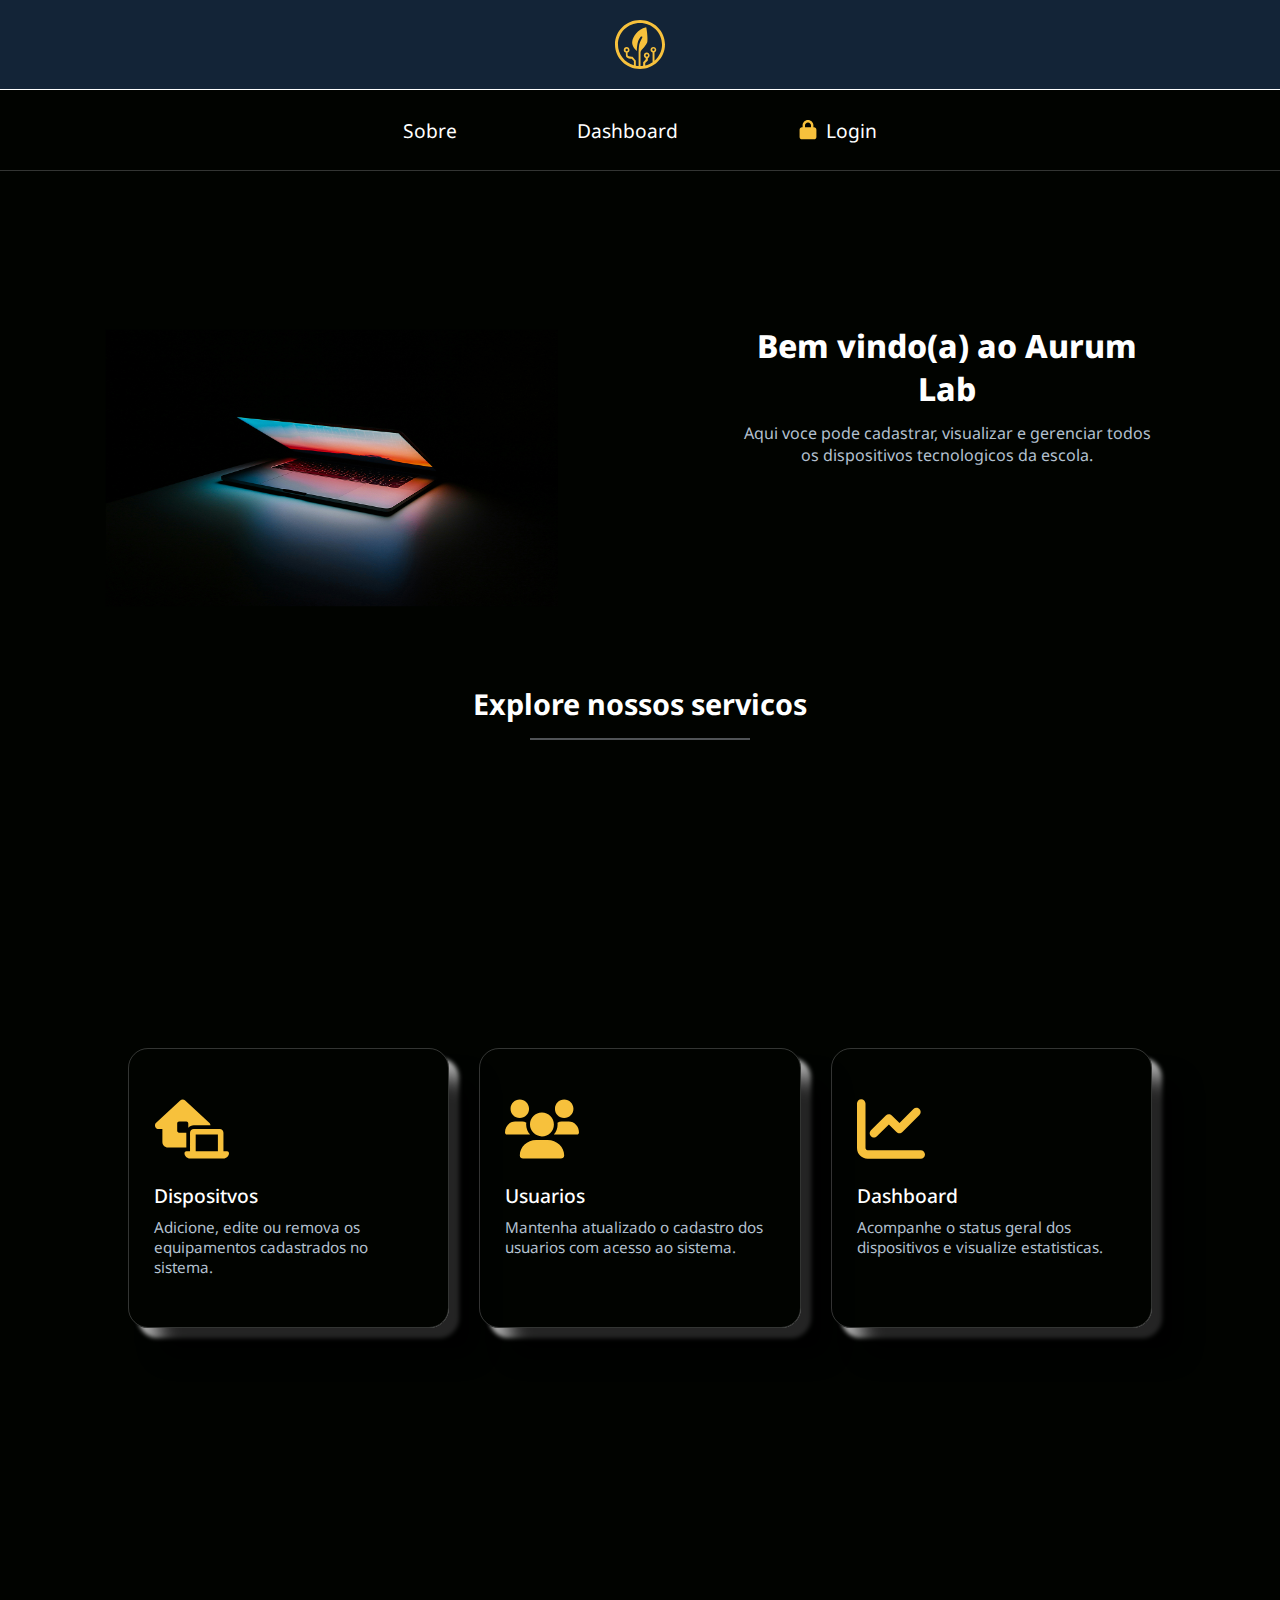
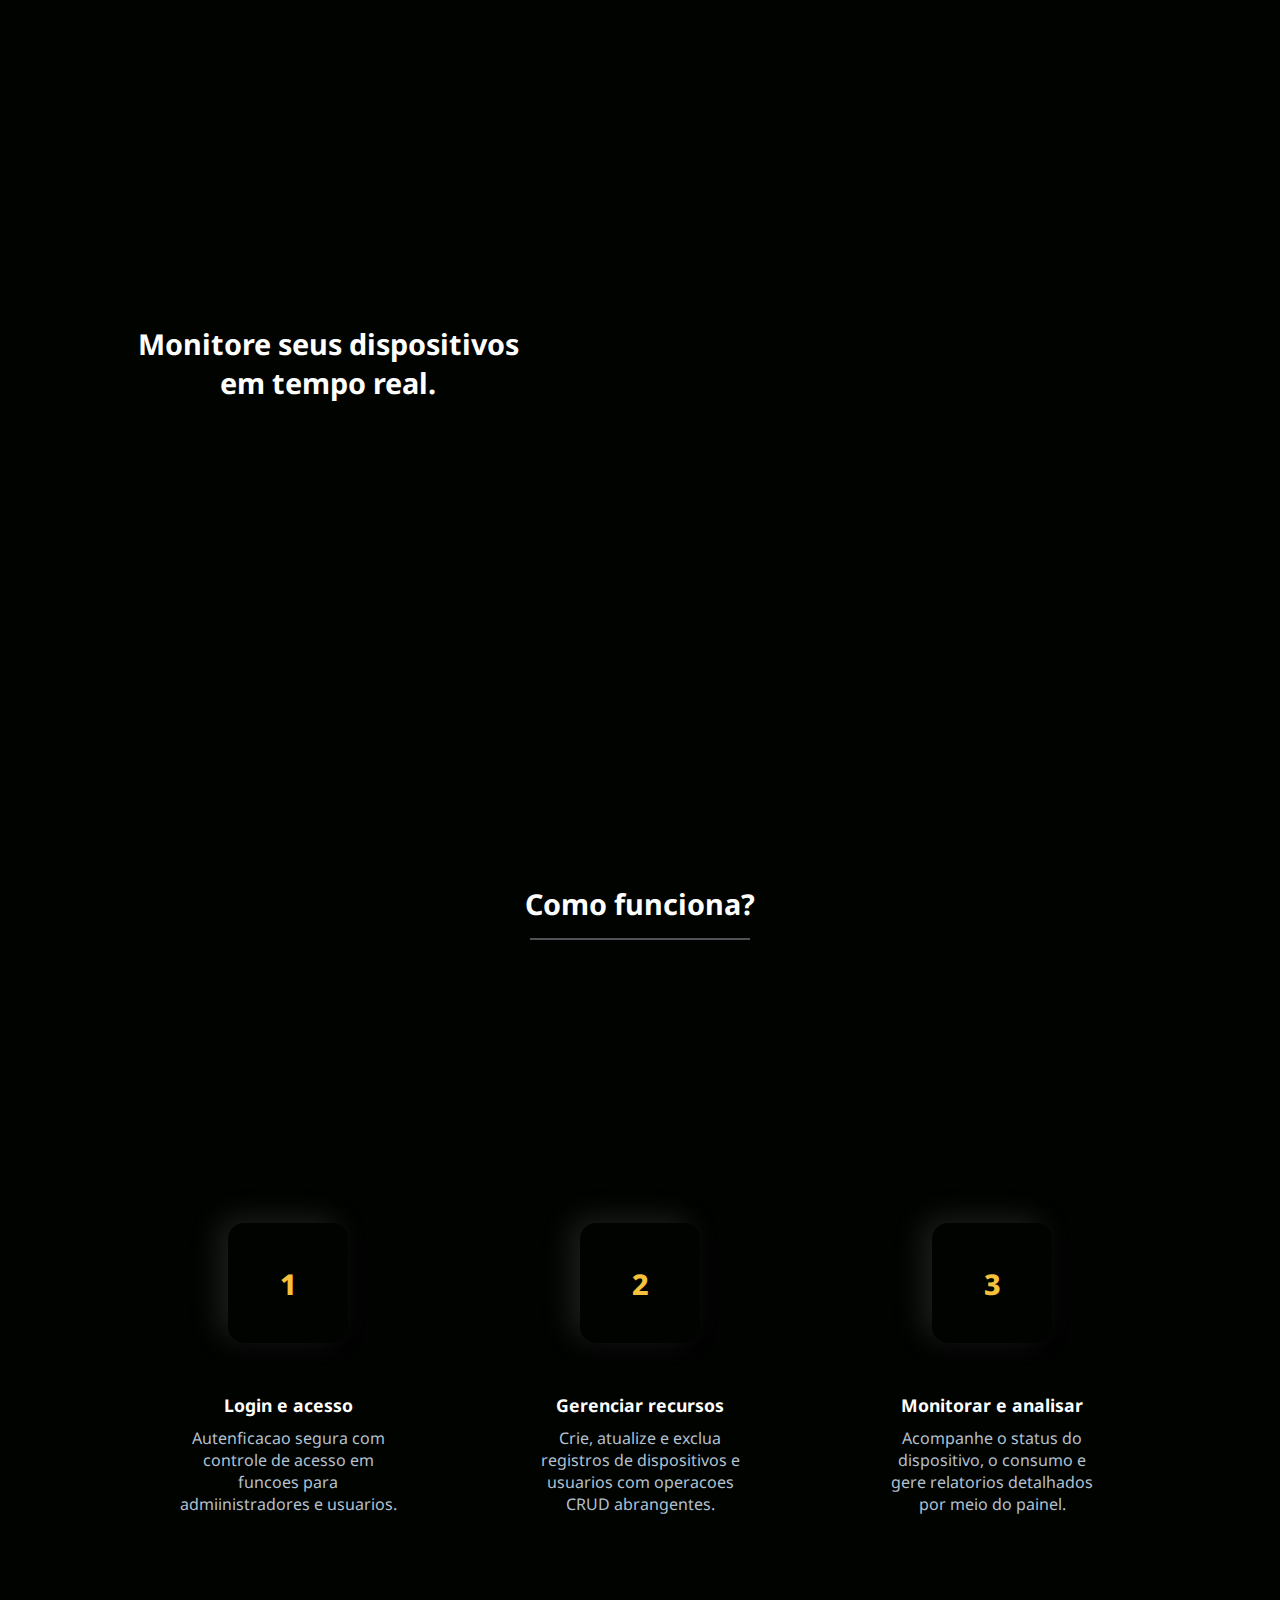
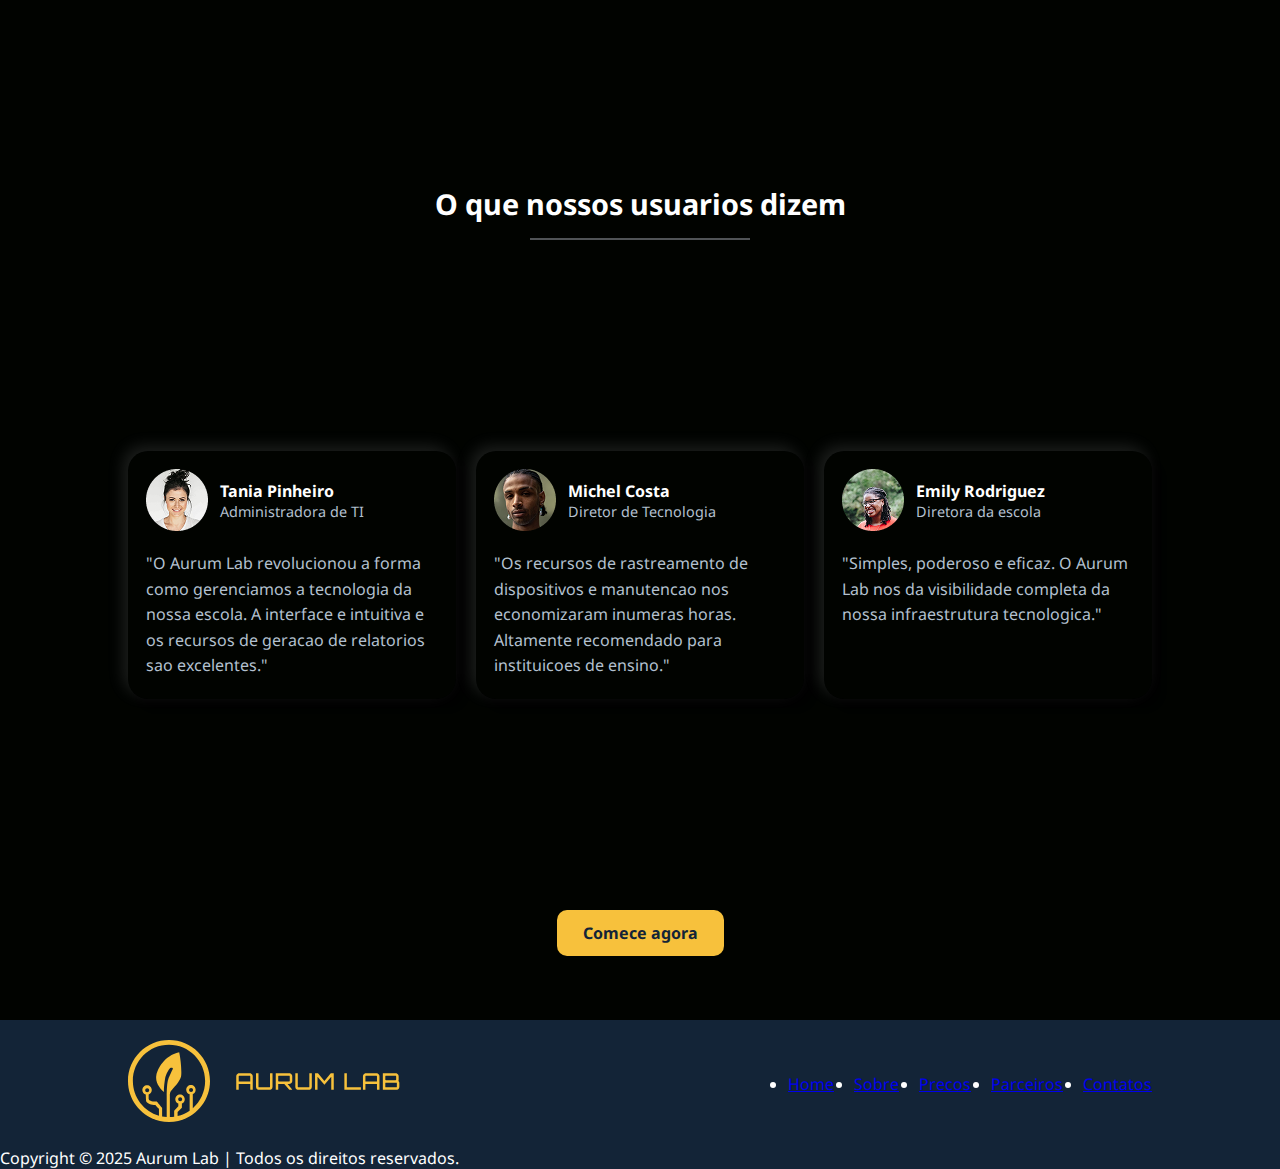
<file: index.html>
<!DOCTYPE html>
<html lang="pt-BR">

<head>
    <meta charset="UTF-8">
    <meta name="viewport" content="width=device-width, initial-scale=1.0">
    <title>Aurum Lab - Home</title>
    <link rel="stylesheet" href="Styles/style.css">
</head>

<body>
    <header class="cabecalho">
        <a href="#" class="barra-topo">
            <img src="assets/img/icone-logo.svg" alt="Logotipo Aurum Lab" class="logo">
        </a>

        <nav class="navegacao">

            <ul class="lista-menu">
                <li><a href="" class="link-ativo">Sobre</a></li>
                <li><a href="">Dashboard</a></li>
                <li>
                    <a href="" class="item-login">
                        <img class="cadeado" src="assets/icon/lock.svg" alt="">
                        Login
                    </a>
                </li>
            </ul>

        </nav>

    </header>

    <main>
        <!-- SECAO BANNER -->
        <section class="secao-banner">
            <div class="textos-banner">
                <h1 class="titulo-banner-principal">Bem vindo(a) ao Aurum Lab</h1>
                <p class="subtitulo-banner">Aqui voce pode cadastrar, visualizar e gerenciar todos os dispositivos
                    tecnologicos da escola.</p>
            </div>
        </section>

        <!-- SECAO SERVICOS-->
        <section class="secao-servicos">

            <div class="cabecalho-secao">
                <h2>Explore nossos servicos</h2>
                <span class="linha-decorativa"></span>
            </div>

            <div class="grade-servicos">
                <div class="cartao-servico">
                    <img src="assets/icon/house-laptop.svg" alt="" class="icone">
                    <h3 class="titulo-cartao">Dispositvos</h3>
                    <p class="descricao-cartao">Adicione, edite ou remova os equipamentos cadastrados no sistema.</p>
                </div>

                <div class="cartao-servico">
                    <img src="assets/icon/users.svg" alt="" class="icone">
                    <h3 class="titulo-cartao">Usuarios</h3>
                    <p class="descricao-cartao">Mantenha atualizado o cadastro dos usuarios com acesso ao sistema.</p>
                </div>

                <div class="cartao-servico">
                    <img src="assets/icon/chart-line.svg" alt="" class="icone">
                    <h3 class="titulo-cartao">Dashboard</h3>
                    <p class="descricao-cartao">Acompanhe o status geral dos dispositivos e visualize estatisticas.</p>
                </div>

            </div>
        </section>

        <!-- SECAO MONITORAMENTO -->
        <section class="secao-monitoramento">
            <h2 class="titulo-banner-meio">Monitore seus dispositivos em tempo real.</h2>
        </section>

        <!-- SECAO COMO FUNCIONA -->
        <section class="secao-como-funciona">

            <div class="cabecalho-secao">
                <h2 class="titulo-secao">Como funciona?</h2>
                <span class="linha-decorativa"></span>
            </div>

            <div class="grade-passos">
                <div class="passo">
                    <span class="numero-passo">1</span>
                    <h3 class="titulo-passo">Login e acesso</h3>
                    <p class="texto-passo">Autenficacao segura com controle de acesso em funcoes para admiinistradores e
                        usuarios.</p>
                </div>

                <div class="passo">
                    <span class="numero-passo">2</span>
                    <h3 class="titulo-passo">Gerenciar recursos</h3>
                    <p class="texto-passo">Crie, atualize e exclua registros de dispositivos e usuarios com operacoes
                        CRUD abrangentes.</p>
                </div>

                <div class="passo">
                    <span class="numero-passo">3</span>
                    <h3 class="titulo-passo">Monitorar e analisar</h3>
                    <p class="texto-passo">Acompanhe o status do dispositivo, o consumo e gere relatorios detalhados por
                        meio do painel.</p>
                </div>

            </div>

        </section>

        <!--SECAO DEPOIMENTOS-->
        <section class="secao-depoimentos">

            <div class="cabecalho-secao">
                <h2 class="titulo-secao">O que nossos usuarios dizem</h2>
                <span class="linha-decorativa"></span>
            </div>

            <div class="grade-depoimentos">

                <div class="depoimento">
                    <div class="topo-depoimento">
                        <img class="foto-usuario" src="assets/img/img-user1.png" alt="">

                        <div>
                            <h3 class="nome-usuario">Tania Pinheiro</h3>
                            <p class="cargo-usuario">Administradora de TI</p>
                        </div>

                    </div>
                    <p class="texto-depoimento">"O Aurum Lab revolucionou a forma como gerenciamos a tecnologia da nossa
                        escola. A interface e intuitiva e os recursos de geracao de relatorios sao excelentes."</p>
                </div>

                <div class="depoimento">
                    <div class="topo-depoimento">
                        <img class="foto-usuario" src="assets/img/img-user2.png" alt="">

                        <div>
                            <h3 class="nome-usuario">Michel Costa</h3>
                            <p class="cargo-usuario">Diretor de Tecnologia</p>
                        </div>

                    </div>
                    <p class="texto-depoimento">"Os recursos de rastreamento de dispositivos e manutencao nos
                        economizaram inumeras horas. Altamente recomendado para instituicoes de ensino."</p>
                </div>

                <div class="depoimento">
                    <div class="topo-depoimento">
                        <img class="foto-usuario" src="assets/img/img-user3.png" alt="">

                        <div>
                            <h3 class="nome-usuario">Emily Rodriguez</h3>
                            <p class="cargo-usuario">Diretora da escola</p>
                        </div>

                    </div>
                    <p class="texto-depoimento">"Simples, poderoso e eficaz. O Aurum Lab nos da visibilidade completa da
                        nossa infraestrutura tecnologica."</p>
                </div>
            </div>
            <a href="" class="botao-primario">Comece agora</a>
        </section>
    </main>

    <!--Rodape-->
    <footer class="rodape">

        <div class="rodape-conteudo">
            <a href="#">
                <img class="logo-rodape" src="assets/img/logo-horizontal.svg" alt="">
            </a>
            <nav>
                <ul class="lista-rodape">
                    <li><a href="#">Home</a></li>
                    <li><a href="#">Sobre</a></li>
                    <li><a href="#">Precos</a></li>
                    <li><a href="#">Parceiros</a></li>
                    <li><a href="#">Contatos</a></li>
                </ul>
            </nav>
        </div>
        <div class="final-rodape">
            <div class="linha-divisoria"></div>
            <p class="direitos">Copyright © 2025 Aurum Lab | Todos os direitos reservados.</p>
        </div>
    </footer>

</body>

</html>
</file>
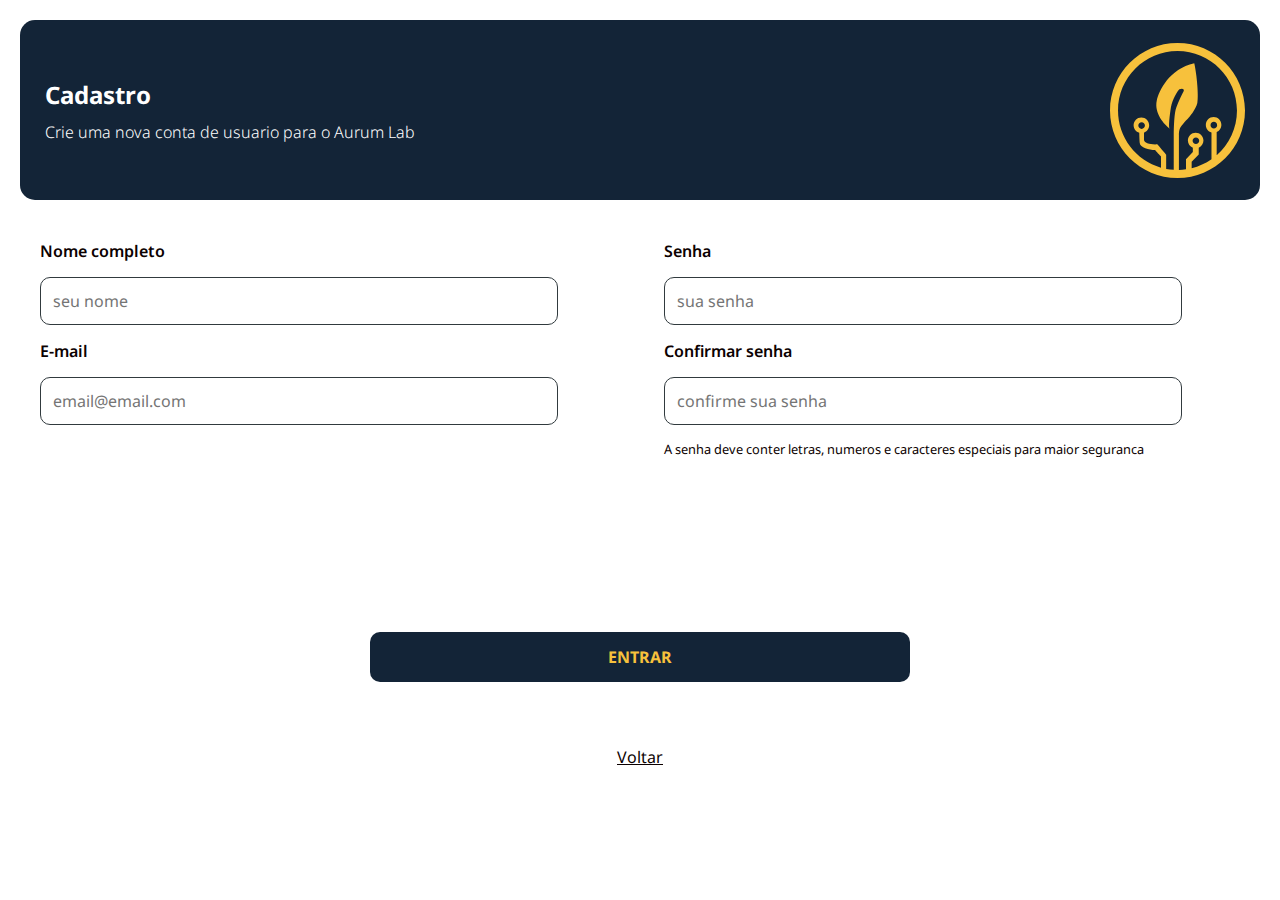
<file: cadastro.html>
<!DOCTYPE html>
<html lang="pt-BR">

<head>
    <meta charset="UTF-8">
    <meta name="viewport" content="width=device-width, initial-scale=1.0">
    <title>Cadastro</title>
    <link rel="stylesheet" href="Styles/global.css">
    <link rel="stylesheet" href="Styles/cadastro.css">
</head>

<body>
    <header class="banner-cadastro">
        <div class="textos-banner">
            <h1 class="titulo-cadastro">
                Cadastro
            </h1>
            <p class="texto-cadastro-banner">
                Crie uma nova conta de usuario para o Aurum Lab
            </p>
        </div>
        <img src="assets/img/icone-logo.svg" alt="" class="logo">
    </header>

    <main class="cadastro">
        <form class="form-cadastro">

            <div class="lado-esquerdo">
                <label for="name">Nome completo</label>
                <input type="text" id="name" placeholder="seu nome" required>

                <label for="email">E-mail</label>
                <input type="email" id="email" placeholder="email@email.com" required>
            </div>

            <div class="lado-direito">
                <label for="senha">Senha</label>
                <input type="password" id="senha" placeholder="sua senha" required>

                <label for="senha">Confirmar senha</label>
                <input type="password" id="verifcacao" placeholder="confirme sua senha" required>
                <p class="texto-aviso">A senha deve conter letras, numeros e caracteres especiais para maior seguranca
                </p>
            </div>
        </form>
        
        <div class="final">
            <button type="submit" class="botao-cadastro">ENTRAR</button>
            <a href="login.html" class="volta">Voltar</a>
        </div>

    </main>

</body>

</html>
</file>
<file: Styles/style.css>
@import url('https://fonts.googleapis.com/css2?family=Noto+Sans:ital,wght@0,100..900;1,100..900&display=swap');

/*Ajustes Globais*/
:root {
    --fundo: #132437;
    --bg-home: #010300;
    --linha-decorativa: #C7CDD6;
    --texto-suave: #B3C0CF;
    --branco: #FFFFFF;
    --amarelo: #F7C13C;
    --borda-suave: rgba(255, 255, 255, 0.2);
    --sombra-passo-clara: rgba(145, 145, 145, 0.2);
    --sombra-passo-escura: rgba(0, 0, 0, 0.50);
    --sombra-neo-clara: rgba(255, 255, 255, 0.7);
    --sombra-neo-escura: rgba(0, 0, 0, 0.8);
}

* {
    box-sizing: border-box;
    margin: 0;
    padding: 0;
    font-family: "Noto Sans", sans-serif;
}

html {
    scroll-behavior: smooth;
}

body {
    color: var(--branco);
    background-color: var(--bg-home);
}

/*Estilos do Cabecalho*/
.cabecalho {
    display: flex;
    flex-direction: column;
    background-color: var(--fundo);
    box-shadow: 0 1px 0 var(--borda-suave);
}

.logo {
    width: 4%;
}

.barra-topo {
    display: flex;
    align-items: center;
    justify-content: center;
    padding: 40px 20px;
    height: 10vh;
    border-bottom: 1px solid var(--branco);
}

.navegacao {
    display: flex;
    justify-content: center;
    align-items: center;
    height: 5vh;
    padding: 40px;
    background-color: var(--bg-home);
}

.lista-menu {
    display: flex;
    justify-content: center;
    align-items: center;
    list-style: none;
    gap: 10%;
    width: 100%;
}

.lista-menu a {
    color: var(--branco);
    font-size: 1.2em;
    text-decoration: none;
}

.lista-menu a:hover {
    opacity: 0.5;
}

.item-login {
    display: flex;
    align-items: center;
    gap: 8px;
}

.cadeado {
    width: 20px;
    height: 20px;
}

/*BANNER*/
.secao-banner {
    background-image: url("../assets/img/Banner\ Home.png");
    background-position: 20% bottom;
    background-repeat: no-repeat;
    background-size: 70%;

    display: flex;
    flex-direction: column;
    justify-content: center;
    align-items: flex-end;
    height: 50vh;
    padding: 0 10%;
}

.textos-banner {
    display: flex;
    flex-direction: column;
    align-items: center;
    justify-content: center;
    text-align: center;
    max-width: 40%;
}

.titulo-banner-principal {
    font-size: 2rem;
    font-weight: 800;
    margin-bottom: 12px;
}

.subtitulo-banner {
    text-align: center;
    color: var(--texto-suave);
}

/*SERVICOS*/

.secao-servicos {
    display: flex;
    flex-direction: column;
    align-items: center;
    justify-content: space-between;
    height: 100vh;
    background-color: var(--bg-home);
    padding: 5% 10% 15%;
}

h2 {
    font-size: 1.8em;
    font-weight: 700;
    margin-bottom: 15px;
}

.linha-decorativa {
    width: 220px;
    height: 2px;
    background-color: var(--linha-decorativa);
    opacity: .4;
}

.cabecalho-secao {
    display: flex;
    flex-direction: column;
    align-items: center;
}

.grade-servicos {
    display: grid;
    grid-template-columns: repeat(3, 1fr);
    gap: 30px;
}

.cartao-servico {
    border-radius: 20px;
    padding: 50px 25px;
    box-shadow:
        30px 30px 20px var(--sombra-neo-escura),
        10px 10px 4px var(--sombra-neo-clara);
    border: 1px solid var(--borda-suave);
}

.icone {
    height: 60px;
    margin-bottom: 10px;
}

.titulo-cartao {
    margin: 8px 0;
    font-size: 1.2em;
    font-weight: 500;
    color: var(--branco);
}

.descricao-cartao {
    color: var(--texto-suave);
    font-size: 0.95em;
}

/*MONITORAMENTO*/

.secao-monitoramento {
    background-image: url("../assets/img/Banner\ monitore\ dispositivos.png");
    background-repeat: no-repeat;
    background-position: center;
    background-size: cover;
    background-attachment: fixed;
    width: 100%;
    height: 100vh;
    padding: 80px 0;
    display: flex;
    align-items: center;
}

.titulo-banner-meio {
    font-size: 1.8rem;
    text-align: center;
    width: 400px;
    margin-left: 10%;
}

/*COMO FUNCIONA*/

.secao-como-funciona {
    padding: 5% 10% 10%;
    display: flex;
    flex-direction: column;
    align-items: center;
    gap: 40%;
    height: 100vh;
}

.grade-passos {
    display: grid;
    grid-template-columns: repeat(3, 1fr);
    gap: 32px;
    justify-items: center;
}

.passo {
    display: flex;
    flex-direction: column;
    align-items: center;
    text-align: center;
    max-width: 70%;
}

.numero-passo {
    display: flex;
    align-items: center;
    justify-content: center;
    width: 120px;
    height: 120px;
    border-radius: 16px;
    font-weight: 800;
    font-size: 1.8rem;
    color: var(--amarelo);
    box-shadow:
        -10px -5px 30px var(--sombra-passo-clara),
        10px 10px 4px var(--sombra-passo-escura);
    margin-bottom: 50px;
}

.titulo-passo {
    margin-bottom: 10px;
    font-size: 1.1rem;
}

.texto-passo {
    color: var(--texto-suave);
}

/*DEPOIMENTOS*/

.secao-depoimentos {
    display: flex;
    flex-direction: column;
    justify-content: space-between;
    align-items: center;
    padding: 5% 10%;
    height: 100vh;
}

.grade-depoimentos {
    display: grid;
    grid-template-columns: repeat(3, 1fr);
    gap: 20px;
}

.depoimento {
    display: flex;
    flex-direction: column;
    gap: 20px;
    border-radius: 20px;
    padding: 18px 18px 20px;
    box-shadow:
        -5px -5px 15px var(--sombra-passo-clara),
        10px 10px 4px var(--sombra-passo-escura);
}

.topo-depoimento {
    display: flex;
    align-items: center;
    gap: 12px;
}

.foto-depoimento {
    width: 40px;
    height: 40px;
}

.nome-usuario {
    font-size: 1em;
}

.cargo-usuario {
    color: var(--texto-suave);
    font-size: 0.90em;
}

.texto-depoimento {
    color: var(--texto-suave);
    line-height: 1.6;
}

.botao-primario {
    background-color: var(--amarelo);
    color: var(--fundo);
    padding: 12px 26px;
    border-radius: 10px;
    text-decoration: none;
    font-weight: 700;
    transition: transform .15s ease;
}

.botao-primario:hover {
    transform: translateY(-10px);
    background-color: #D7A31D;
}

/*RODAPÉ*/

.rodape {
    background-color: var(--fundo);
}

.rodape-conteudo {
    display: flex;
    justify-content: space-between;
    align-items: center;
    padding: 20px 10%;
}

.lista-rodape {
    display: flex;
    justify-content: inline;
    gap: 20px;
    text-decoration: none;
}
</file>
<file: Styles/global.css>
@import url('https://fonts.googleapis.com/css2?family=Noto+Sans:ital,wght@0,100..900;1,100..900&display=swap');

/*Ajustes Globais*/
:root {
    --fundo: #132437;
    --bg-home: #010300;
    --linha-decorativa: #C7CDD6;
    --texto-suave: #B3C0CF;
    --branco: #FFFFFF;
    --amarelo: #F7C13C;
    --borda-suave: rgba(255, 255, 255, 0.2);
    --sombra-passo-clara: rgba(145, 145, 145, 0.2);
    --sombra-passo-escura: rgba(0, 0, 0, 0.50);
    --sombra-neo-clara: rgba(255, 255, 255, 0.7);
    --sombra-neo-escura: rgba(0, 0, 0, 0.8);
    --texto-escuro: #0C0101;
    --borda: #313A3E;
    --erro: #D40000;
}

* {
    box-sizing: border-box;
    margin: 0;
    padding: 0;
    font-family: "Noto Sans", sans-serif;
}

html {
    scroll-behavior: smooth;
}
</file>
<file: Styles/cadastro.css>
body {
    background-color: var(--branco);
    color: var(--texto-escuro);
    height: 100vh;
    width: 100%;
    display: flex;
    flex-direction: column;
}

.banner-cadastro {
    background-color: var(--fundo);
    color: var(--branco);
    display: flex;
    justify-content: space-between;
    align-items: center;
    margin: 20px 20px 0;
    border: none;
    border-radius: 15px;
    padding: 5px;
    height: 20vh;
}

.textos-banner {
    display: grid;
    flex-direction: column;
    align-items: center;
    padding: 20px;
}

.titulo-cadastro {
    font-size: 1.5rem;
    font-weight: 700;
    margin-bottom: 10px;
}

.texto-cadastro-banner {
    font-size: 1rem;
    font-weight: 300;
}

.logo {
    width: 15vh;
    margin: 10px;
}


label {
    font-weight: 600;
    align-self: flex-start;
}

input {
    padding: 12px;
    border: 1px solid var(--borda);
    border-radius: 10px;
    font-size: 1rem;
    width: 90%;
}

.cadastro {
    height: 30vh;
    margin: 40px 40px;
}

.form-cadastro {
    display: flex;
    justify-content: space-between;
    height: 40vh;
}

.lado-esquerdo {
    display: flex;
    flex-direction: column;
    gap: 15px;
    width: 48%;
}

.lado-direito {
    display: flex;
    flex-direction: column;
    gap: 15px;
    width: 48%;
}

.texto-aviso {
    font-size: 0.8rem;
}

.botao-cadastro {
    background-color: var(--fundo);
    color: var(--amarelo);
    padding: 14px;
    border: none;
    border-radius: 10px;
    font-weight: 700;
    font-size: 1rem;
    width: 60vh;
}

.botao-cadastro:hover {
    background-color: #26394E;
    cursor: pointer;
}

.volta {
    display: flex;
    justify-content: center;
    color: var(--texto-escuro);
}

.final {
    display: grid;
    height: 20vh;
    flex-direction: column;
    align-items: center;
    justify-content: center;
    gap: 20px;
    margin: 10px;
}
</file>
